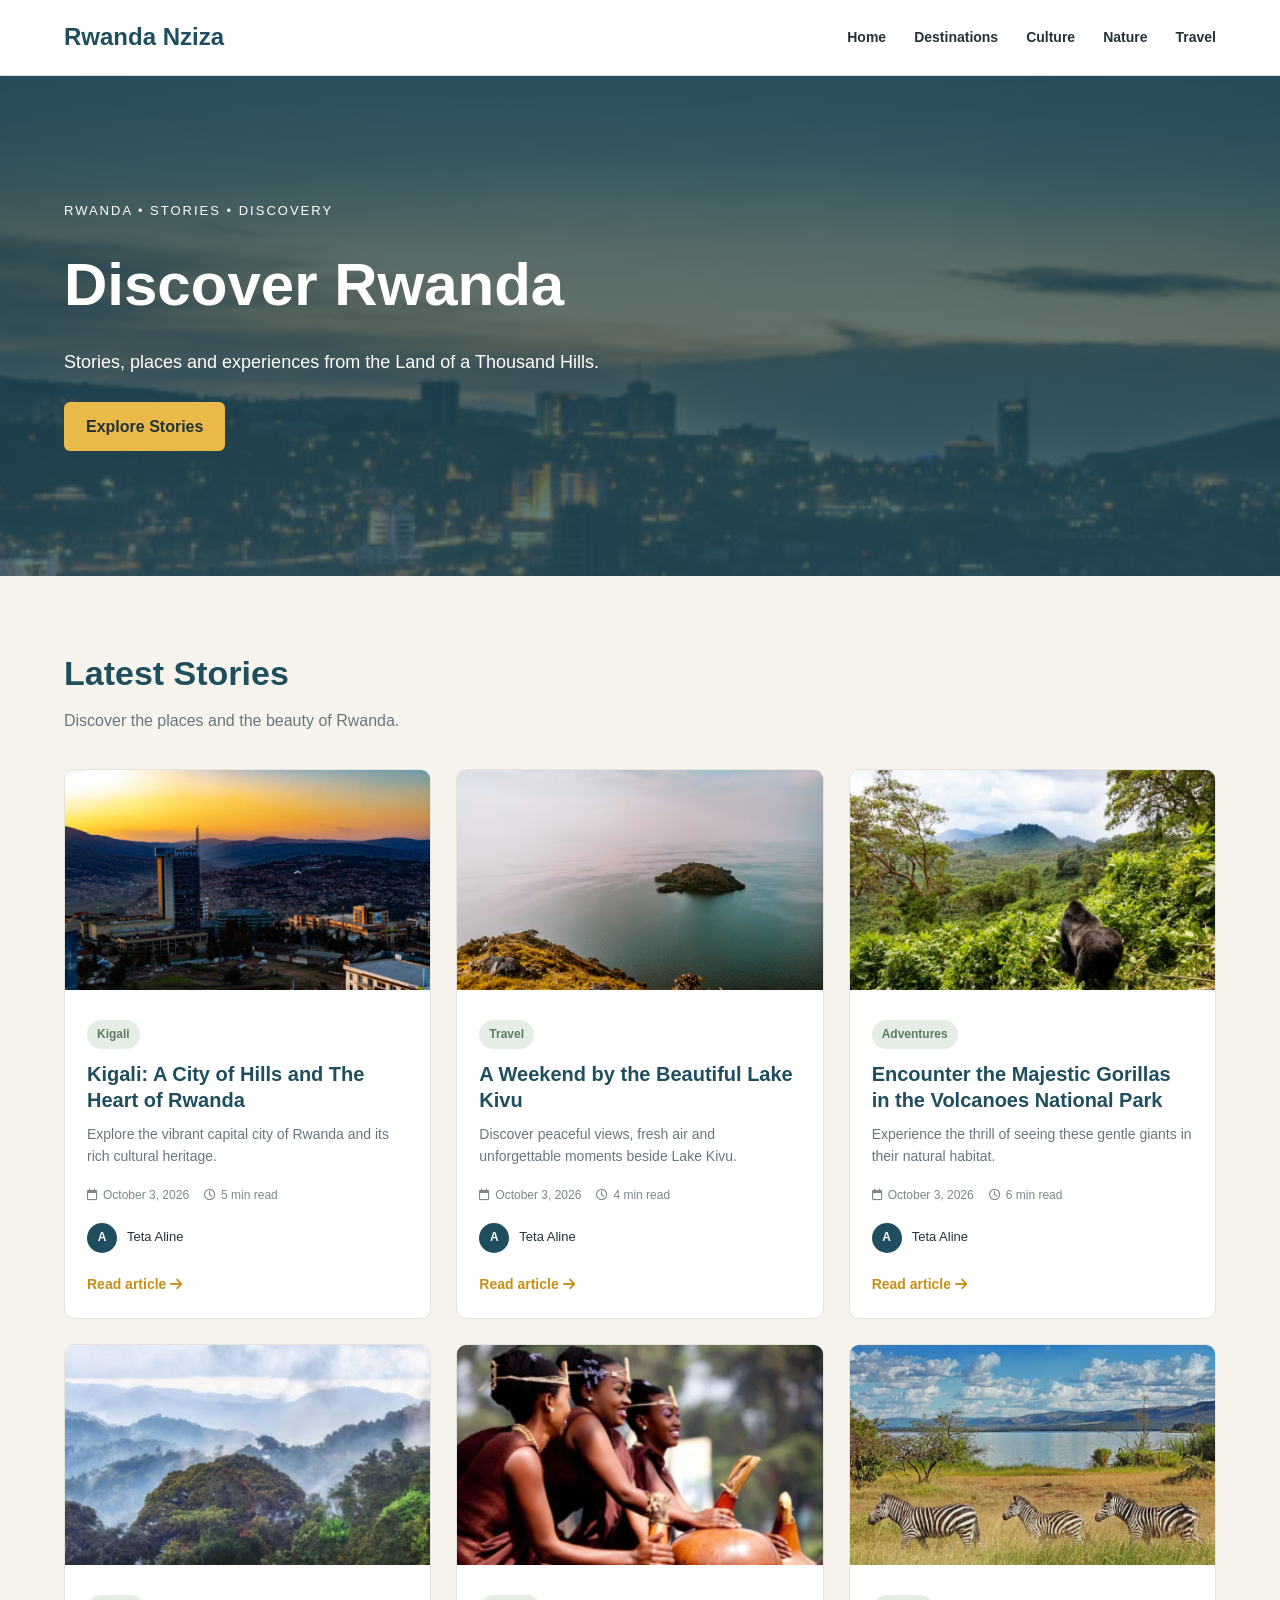
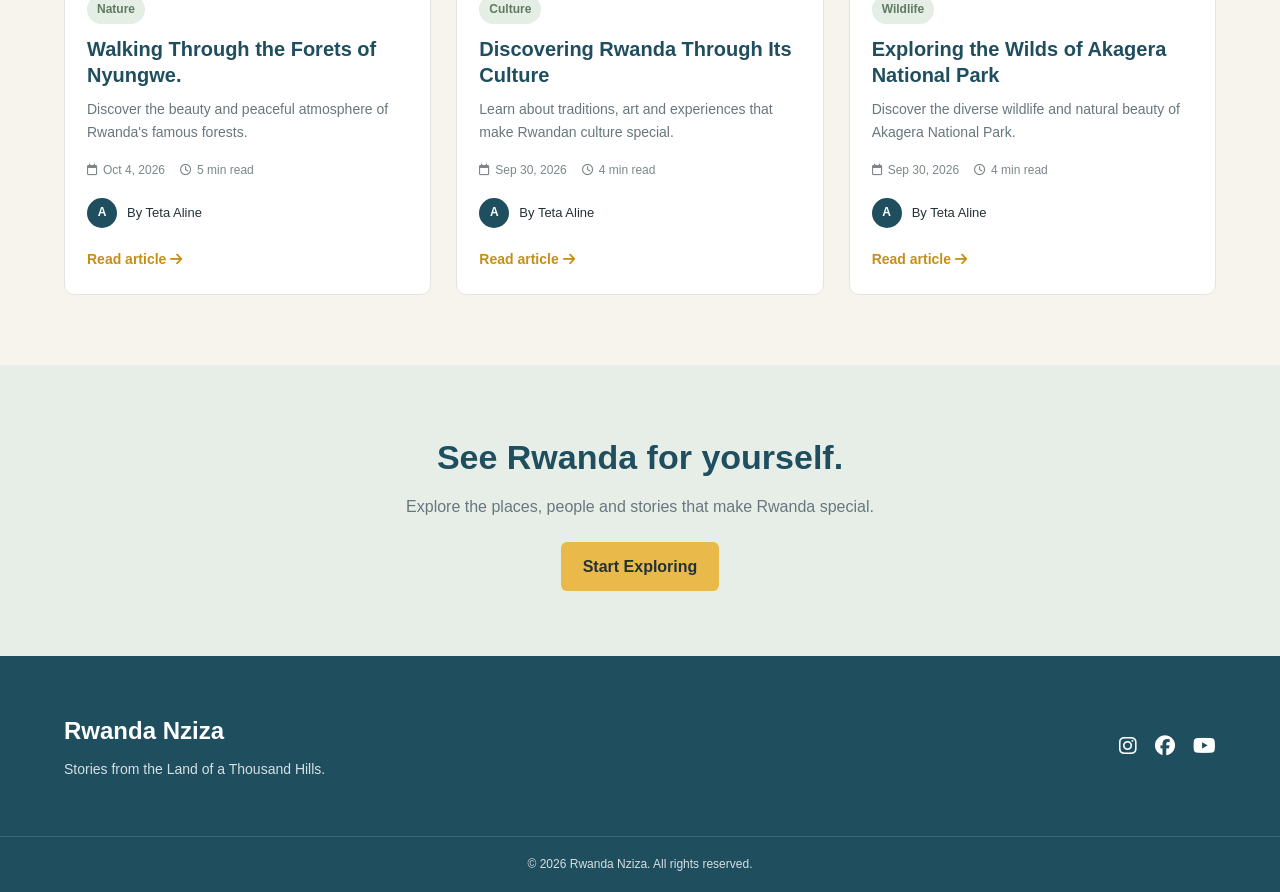
<file: index.html>
<!DOCTYPE html>
<html lang="en">

<head>
    <meta charset="UTF-8">
    <meta name="viewport" content="width=device-width, initial-scale=1.0">
    <title>Rwanda Nziza</title>
    <link rel="preconnect" href="https://fonts.googleapis.com">
    <link rel="preconnect" href="https://fonts.gstatic.com" crossorigin>
    <link href="https://fonts.googleapis.com/css2?family=Roboto:wght@300;400;500;700&display=swap" rel="stylesheet">
    <link rel="stylesheet" href="https://cdnjs.cloudflare.com/ajax/libs/font-awesome/6.5.2/css/all.min.css">
    <link rel="stylesheet" href="style.css">
</head>

<body>
    <header class="navbar">
        <div class="container nav-content">
            <a href="index.html" class="logo">Rwanda Nziza </a>

            <nav>
                <a href="index.html">Home</a>
                <a href="#destinations">Destinations</a>
                <a href="#culture">Culture</a>
                <a href="#nature">Nature</a>
                <a href="#travel">Travel</a>
            </nav>
        </div>
    </header>
    <main>
        <section class="hero">
            <div class="hero-content">
                <p class="hero-label">RWANDA • STORIES • DISCOVERY</p>
                <h1>Discover Rwanda</h1>
                <p>Stories, places and experiences from the Land of a Thousand Hills.</p>
                <a href="#posts" class="button">Explore Stories</a>
            </div>
        </section>
        <section class="posts container" id="posts">
            <div class="section-heading">
                <h2>Latest Stories</h2>
                <p>Discover the places and the beauty of Rwanda.</p>
            </div>
            <div class="post-grid">
                <article class="post-card" id="destinations">
                    <img src="images/Kigali.png" alt="View of The City of Kigali">

                    <div class="post-content">
                        <span class="tag">Kigali</span>
                        <h3>Kigali: A City of Hills and The Heart of Rwanda</h3>
                        <p>Explore the vibrant capital city of Rwanda and its rich cultural heritage.</p>

                        <div class="post-info">
                            <span><i class="fa-regular fa-calendar"></i> October 3, 2026</span>
                            <span><i class="fa-regular fa-clock"></i> 5 min read</span>

                        </div>
                        <div class="author">
                            <div class="avatar">A</div>
                            <span> Teta Aline</span>
                        </div>
                        <a href="article.html" class="read-more">
                            Read article <i class="fa-solid fa-arrow-right"></i>
                        </a>
                    </div>
                </article>

                <article class="post-card">
                    <img src="images/Lake-Kivu.png" alt="Beatiful Lake Kivu">
                    <div class="post-content">
                        <span class="tag">Travel</span>
                        <h3> A Weekend by the Beautiful Lake Kivu</h3>
                        <p> Discover peaceful views, fresh air and unforgettable moments beside Lake Kivu.</p>

                        <div class="post-info">
                            <span><i class="fa-regular fa-calendar"></i> October 3, 2026</span>
                            <span><i class="fa-regular fa-clock"></i> 4 min read</span>
                        </div>

                        <div class="author">
                            <div class="avatar">A</div>
                            <span> Teta Aline</span>
                        </div>

                        <a href="article.html" class="read-more">
                            Read article <i class="fa-solid fa-arrow-right"></i>
                        </a>
                    </div>
                </article>

                <article class="post-card">
                    <img src="images/VolcanoGorilla.png" alt="Gorillas in the Volcanoes national park">

                    <div class="post-content">
                        <span class="tag">Adventures</span>
                        <h3>Encounter the Majestic Gorillas in the Volcanoes National Park</h3>
                        <p>Experience the thrill of seeing these gentle giants in their natural habitat.</p>

                        <div class="post-info">
                            <span><i class="fa-regular fa-calendar"></i> October 3, 2026</span>
                            <span><i class="fa-regular fa-clock"></i> 6 min read</span>
                        </div>

                        <div class="author">
                            <div class="avatar">A</div>
                            <span> Teta Aline</span>
                        </div>

                        <a href="article.html" class="read-more">
                            Read article <i class="fa-solid fa-arrow-right"></i>
                        </a>
                    </div>
                </article>

                <article class="post-card" id="nature">
                    <img src="images/Nyungwe.png" alt="Nyungwe Forest in Rwanda">

                    <div class="post-content">
                        <span class="tag">Nature</span>
                        <h3>Walking Through the Forets of Nyungwe.</h3>
                        <p>Discover the beauty and peaceful atmosphere of Rwanda's famous forests.</p>


                        <div class="post-info">
                            <span><i class="fa-regular fa-calendar"></i> Oct 4, 2026</span>
                            <span><i class="fa-regular fa-clock"></i> 5 min read</span>
                        </div>

                        <div class="author">
                            <div class="avatar">A</div>
                            <span>By Teta Aline</span>
                        </div>

                        <a href="article.html" class="read-more">
                            Read article <i class="fa-solid fa-arrow-right"></i>
                        </a>
                    </div>
                </article>

                <article class="post-card" id="culture">
                    <img src="images/Culture.png" alt="Rwandan Traditional Dance">

                    <div class="post-content">
                        <span class="tag">Culture</span>
                        <h3>Discovering Rwanda Through Its Culture</h3>
                        <p>Learn about traditions, art and experiences that make Rwandan culture special.</p>

                        <div class="post-info">
                            <span><i class="fa-regular fa-calendar"></i> Sep 30, 2026</span>
                            <span><i class="fa-regular fa-clock"></i> 4 min read</span>
                        </div>

                        <div class="author">
                            <div class="avatar">A</div>
                            <span>By Teta Aline</span>
                        </div>

                        <a href="article.html" class="read-more">
                            Read article <i class="fa-solid fa-arrow-right"></i>
                        </a>
                    </div>
                </article>
                
                <article class="post-card" id="travel">
                    <img src="images/Akagera.png" alt="Rwandan cultural experience">

                    <div class="post-content">
                        <span class="tag">Wildlife</span>
                        <h3>Exploring the Wilds of Akagera National Park</h3>
                        <p>Discover the diverse wildlife and natural beauty of Akagera National Park.</p>

                        <div class="post-info">
                            <span><i class="fa-regular fa-calendar"></i> Sep 30, 2026</span>
                            <span><i class="fa-regular fa-clock"></i> 4 min read</span>
                        </div>

                        <div class="author">
                            <div class="avatar">A</div>
                            <span>By Teta Aline</span>
                        </div>

                        <a href="article.html" class="read-more">
                            Read article <i class="fa-solid fa-arrow-right"></i>
                        </a>
                    </div>
                </article>

            </div>
        </section>

        <section class="travel-banner">
            <div class="container">
                <h2>See Rwanda for yourself.</h2>
                <p>Explore the places, people and stories that make Rwanda special.</p>
                <a href="#posts" class="button">Start Exploring</a>
            </div>
        </section>



    </main>

    <footer>
        <div class="container footer-content">
            <div>
                <a href="index.html" class="logo">Rwanda Nziza</a>
                <p>Stories from the Land of a Thousand Hills.</p>
            </div>

            <div class="socials">
                <a href="#" aria-label="Instagram"><i class="fa-brands fa-instagram"></i></a>
                <a href="#" aria-label="Facebook"><i class="fa-brands fa-facebook"></i></a>
                <a href="#" aria-label="YouTube"><i class="fa-brands fa-youtube"></i></a>
            </div>
        </div>

        <div class="copyright">
            <p>© 2026 Rwanda Nziza. All rights reserved.</p>
        </div>
    </footer>

</body>

</html>
</file>
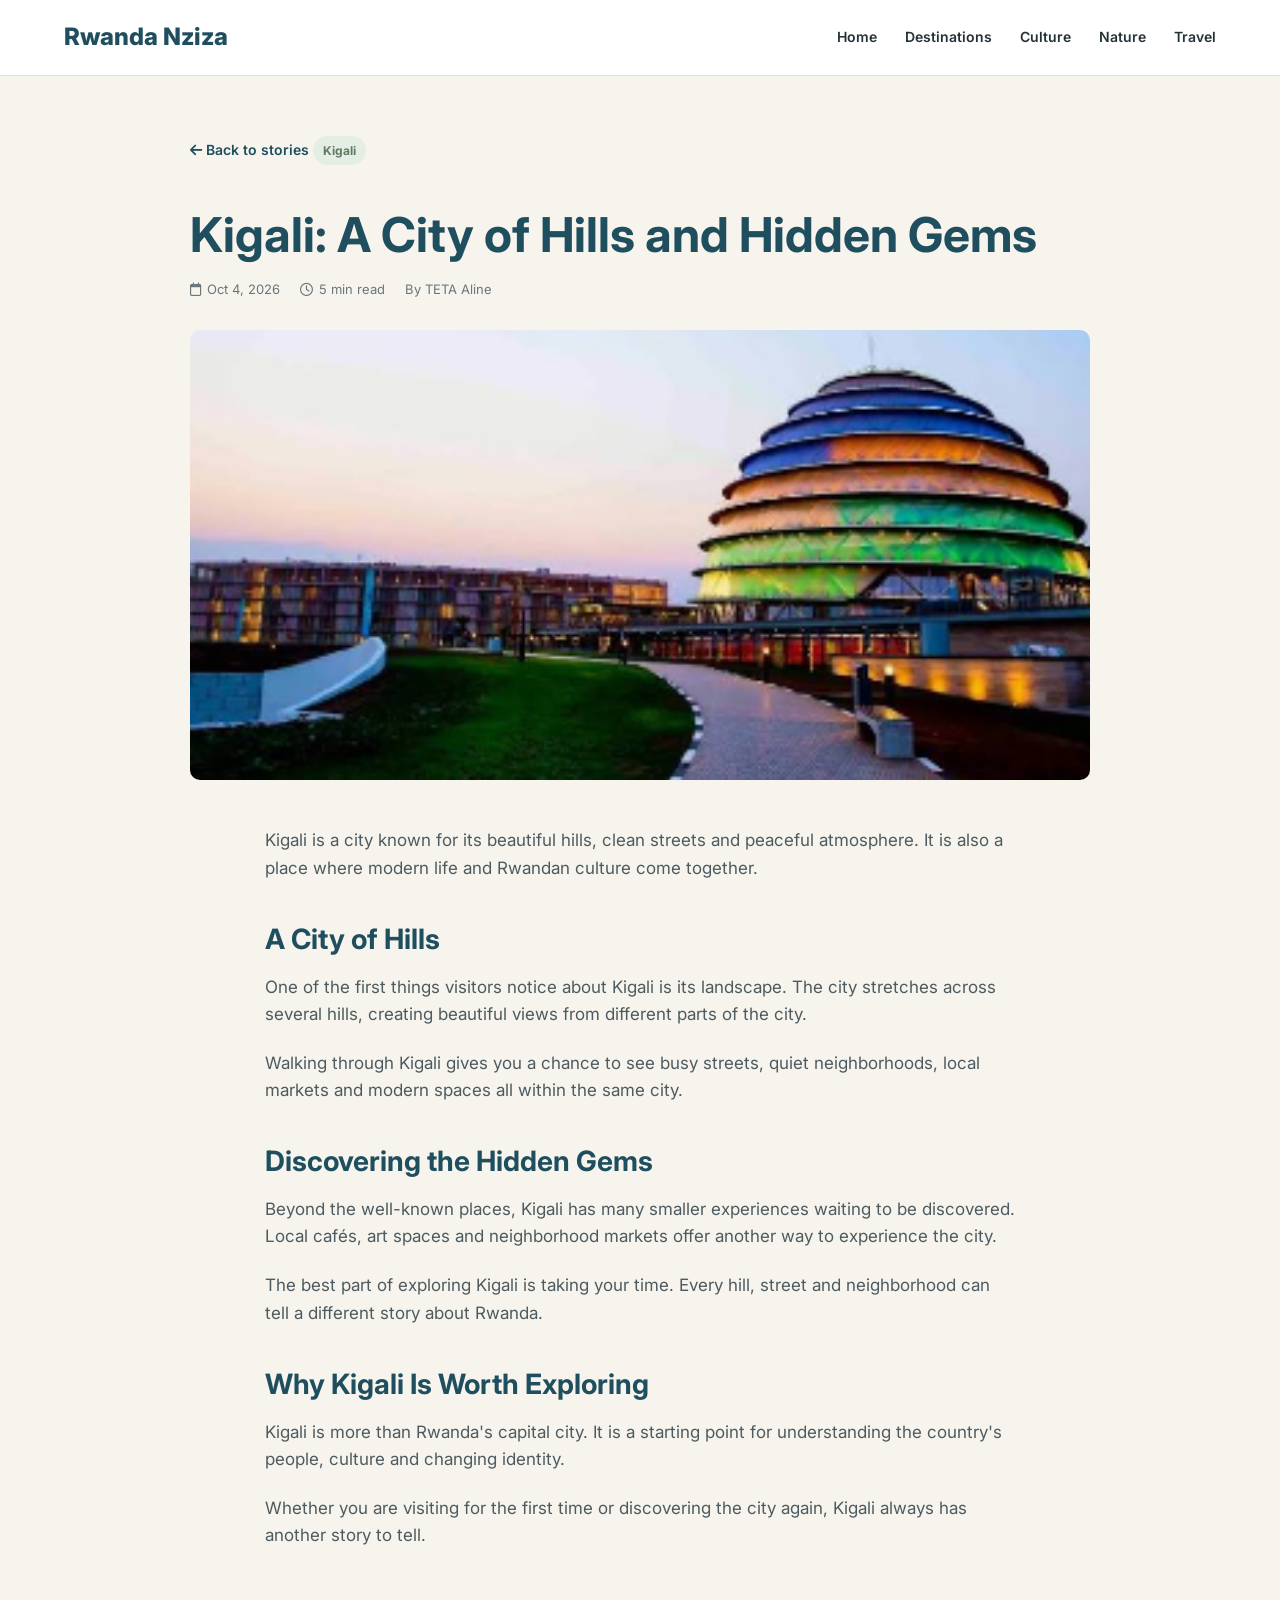
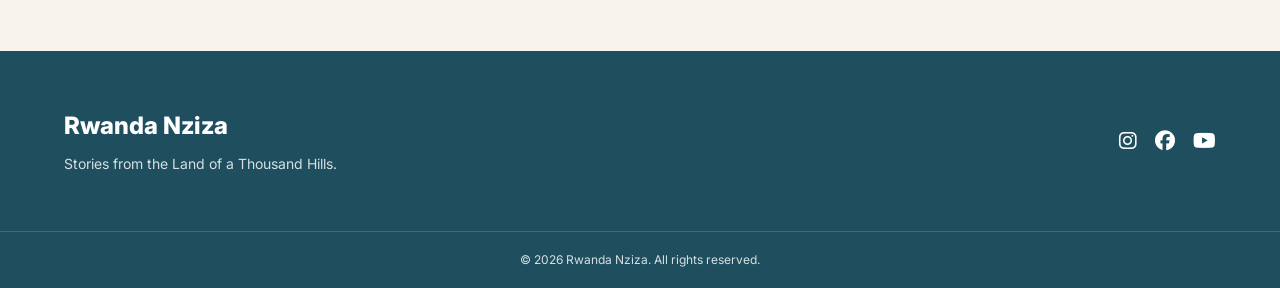
<file: article.html>
<!DOCTYPE html>
<html lang="en">

<head>
    <meta charset="UTF-8">
    <meta name="viewport" content="width=device-width, initial-scale=1.0">
    <title>Kigali: A City of Hills and The Heart of Rwanda</title>

    <link rel="preconnect" href="https://fonts.googleapis.com">
    <link rel="preconnect" href="https://fonts.gstatic.com" crossorigin>
    <link href="https://fonts.googleapis.com/css2?family=Inter:wght@400;500;600;700;800&display=swap" rel="stylesheet">

    <link rel="stylesheet" href="https://cdnjs.cloudflare.com/ajax/libs/font-awesome/6.5.2/css/all.min.css">

    <link rel="stylesheet" href="style.css">
</head>

<body>

    <header class="navbar">
        <div class="container nav-content">
            <a href="index.html" class="logo">Rwanda Nziza</a>

            <nav>
                <a href="index.html">Home</a>
                <a href="index.html#destinations">Destinations</a>
                <a href="index.html#culture">Culture</a>
                <a href="index.html#nature">Nature</a>
                <a href="index.html#travel">Travel</a>
            </nav>
        </div>
    </header>

    <main>
        <article class="full-article container">

            <a href="index.html" class="back-link">
                <i class="fa-solid fa-arrow-left"></i>
                Back to stories
            </a>

            <span class="tag">Kigali</span>

            <h1>Kigali: A City of Hills and Hidden Gems</h1>

            <div class="article-info">
                <span><i class="fa-regular fa-calendar"></i> Oct 4, 2026</span>
                <span><i class="fa-regular fa-clock"></i> 5 min read</span>
                <span>By TETA Aline</span>
            </div>

            <img src="images/Kigali5.png" alt="View of Kigali city" class="article-image">

            <div class="article-content">

                <p>
                    Kigali is a city known for its beautiful hills, clean streets
                    and peaceful atmosphere. It is also a place where modern life
                    and Rwandan culture come together.
                </p>

                <h2>A City of Hills</h2>

                <p>
                    One of the first things visitors notice about Kigali is its
                    landscape. The city stretches across several hills, creating
                    beautiful views from different parts of the city.
                </p>

                <p>
                    Walking through Kigali gives you a chance to see busy streets,
                    quiet neighborhoods, local markets and modern spaces all within
                    the same city.
                </p>

                <h2>Discovering the Hidden Gems</h2>

                <p>
                    Beyond the well-known places, Kigali has many smaller experiences
                    waiting to be discovered. Local cafés, art spaces and neighborhood
                    markets offer another way to experience the city.
                </p>

                <p>
                    The best part of exploring Kigali is taking your time. Every hill,
                    street and neighborhood can tell a different story about Rwanda.
                </p>

                <h2>Why Kigali Is Worth Exploring</h2>

                <p>
                    Kigali is more than Rwanda's capital city. It is a starting point
                    for understanding the country's people, culture and changing identity.
                </p>

                <p>
                    Whether you are visiting for the first time or discovering the city
                    again, Kigali always has another story to tell.
                </p>

            </div>
        </article>
    </main>

    <footer>
        <div class="container footer-content">
            <div>
                <a href="index.html" class="logo">Rwanda Nziza</a>
                <p>Stories from the Land of a Thousand Hills.</p>
            </div>

            <div class="socials">
                <a href="#" aria-label="Instagram"><i class="fa-brands fa-instagram"></i></a>
                <a href="#" aria-label="Facebook"><i class="fa-brands fa-facebook"></i></a>
                <a href="#" aria-label="YouTube"><i class="fa-brands fa-youtube"></i></a>
            </div>
        </div>

        <div class="copyright">
            <p>© 2026 Rwanda Nziza. All rights reserved.</p>
        </div>
    </footer>

</body>

</html>
</file>
<file: style.css>
* {
    margin: 0;
    padding: 0;
    box-sizing: border-box;
}

body {
    font-family: "Inter", sans-serif;
    background-color: #f7f4ed;
    color: #243238;
    line-height: 1.6;
}

.container {
    width: 90%;
    max-width: 1200px;
    margin: auto;
}

.navbar {
    background-color: #ffffff;
    border-bottom: 1px solid #e2e0d9;
    position: sticky;
    top: 0;
    z-index: 10;
}

.nav-content {
    min-height: 75px;
    display: flex;
    justify-content: space-between;
    align-items: center;
}

.logo {
    color: #1f4e5f;
    text-decoration: none;
    font-size: 24px;
    font-weight: 800;
}

nav {
    display: flex;
    gap: 28px;
}

nav a {
    color: #243238;
    text-decoration: none;
    font-size: 14px;
    font-weight: 600;
}

nav a:hover {
    color: #e9b949;
}

/* HERO */

.hero {
    min-height: 500px;
    background-image:
        linear-gradient(
            rgba(31, 78, 95, 0.70),
            rgba(31, 78, 95, 0.70)
        ),
        url("images/Kigali2.png");

    background-size: cover;
    background-position: center;

    display: flex;
    align-items: center;
}

.hero-content {
    width: 90%;
    max-width: 1200px;
    margin: auto;
    color: white;
}

.hero-label {
    font-size: 13px;
    letter-spacing: 2px;
    margin-bottom: 15px;
}

.hero h1 {
    font-size: 60px;
    margin-bottom: 15px;
}

.hero-content > p:not(.hero-label) {
    max-width: 550px;
    font-size: 18px;
    margin-bottom: 25px;
}

.button {
    display: inline-block;
    background-color: #e9b949;
    color: #243238;
    padding: 12px 22px;
    border-radius: 6px;
    text-decoration: none;
    font-weight: 700;
}

.button:hover {
    background-color: #d9a832;
}

/* POSTS */

.posts {
    padding-top: 70px;
    padding-bottom: 70px;
}

.section-heading {
    margin-bottom: 35px;
}

.section-heading h2 {
    color: #1f4e5f;
    font-size: 34px;
    margin-bottom: 8px;
}

.section-heading p {
    color: #68777d;
}

.post-grid {
    display: grid;
    grid-template-columns: repeat(3, 1fr);
    gap: 25px;
}

.post-card {
    background-color: white;
    border-radius: 10px;
    overflow: hidden;
    border: 1px solid #e5e3dd;
    transition: transform 0.3s ease, box-shadow 0.3s ease;
}

.post-card:hover {
    transform: translateY(-5px);
    box-shadow: 0 10px 25px rgba(36, 50, 56, 0.12);
}

.post-card img {
    width: 100%;
    height: 220px;
    object-fit: cover;
}

.post-content {
    padding: 22px;
}

.tag {
    display: inline-block;
    background-color: #e4eee5;
    color: #5f7a61;
    padding: 5px 10px;
    border-radius: 20px;
    font-size: 12px;
    font-weight: 700;
    margin-bottom: 12px;
}

.post-content h3 {
    color: #1f4e5f;
    font-size: 20px;
    line-height: 1.3;
    margin-bottom: 10px;
}

.post-content p {
    color: #68777d;
    font-size: 14px;
    margin-bottom: 18px;
}

.post-info {
    display: flex;
    gap: 15px;
    color: #7b878b;
    font-size: 12px;
    margin-bottom: 18px;
}

.post-info span {
    display: flex;
    align-items: center;
    gap: 5px;
}

.author {
    display: flex;
    align-items: center;
    gap: 10px;
    font-size: 13px;
    margin-bottom: 18px;
}

.avatar {
    width: 30px;
    height: 30px;
    border-radius: 50%;
    background-color: #1f4e5f;
    color: white;

    display: flex;
    align-items: center;
    justify-content: center;

    font-size: 12px;
    font-weight: 700;
}

.read-more {
    color: #c58f17;
    text-decoration: none;
    font-size: 14px;
    font-weight: 700;
}

.read-more:hover {
    color: #1f4e5f;
}

/* BANNER */

.travel-banner {
    background-color: #e7eee8;
    text-align: center;
    padding: 65px 20px;
}

.travel-banner h2 {
    color: #1f4e5f;
    font-size: 34px;
    margin-bottom: 10px;
}

.travel-banner p {
    color: #68777d;
    margin-bottom: 22px;
}

/* FOOTER */

footer {
    background-color: #1f4e5f;
    color: white;
}

.footer-content {
    min-height: 180px;

    display: flex;
    justify-content: space-between;
    align-items: center;
}

.footer-content .logo {
    color: white;
}

.footer-content p {
    color: #d6e0e2;
    font-size: 14px;
    margin-top: 8px;
}

.socials {
    display: flex;
    gap: 18px;
}

.socials a {
    color: white;
    font-size: 20px;
}

.socials a:hover {
    color: #e9b949;
}

.copyright {
    border-top: 1px solid rgba(255, 255, 255, 0.15);
    text-align: center;
    padding: 18px;
}

.copyright p {
    color: #d6e0e2;
    font-size: 12px;
}

/* ARTICLE PAGE */

.full-article {
    padding-top: 60px;
    padding-bottom: 80px;
    max-width: 900px;
}

.back-link {
    display: inline-block;
    color: #1f4e5f;
    text-decoration: none;
    font-size: 14px;
    font-weight: 600;
    margin-bottom: 30px;
}

.back-link:hover {
    color: #e9b949;
}

.full-article > h1 {
    color: #1f4e5f;
    font-size: 48px;
    line-height: 1.2;
    margin: 15px 0;
}

.article-info {
    display: flex;
    gap: 20px;
    color: #68777d;
    font-size: 13px;
    margin-bottom: 30px;
}

.article-info span {
    display: flex;
    align-items: center;
    gap: 6px;
}

.article-image {
    width: 100%;
    height: 450px;
    object-fit: cover;
    border-radius: 10px;
    margin-bottom: 40px;
}

.article-content {
    max-width: 750px;
    margin: auto;
}

.article-content p {
    color: #4d5b60;
    font-size: 17px;
    margin-bottom: 22px;
}

.article-content h2 {
    color: #1f4e5f;
    font-size: 28px;
    margin-top: 35px;
    margin-bottom: 12px;
}

/* RESPONSIVE DESIGN */

@media (max-width: 900px) {
    .post-grid {
        grid-template-columns: repeat(2, 1fr);
    }

    .hero h1 {
        font-size: 48px;
    }
}

@media (max-width: 600px) {
    .nav-content {
        flex-direction: column;
        gap: 15px;
        padding: 18px 0;
    }

    nav {
        gap: 15px;
        flex-wrap: wrap;
        justify-content: center;
    }

    .hero {
        min-height: 450px;
    }

    .hero h1 {
        font-size: 38px;
    }

    .post-grid {
        grid-template-columns: 1fr;
    }

    .footer-content {
        flex-direction: column;
        text-align: center;
        gap: 25px;
        padding: 35px 0;
    }

    .full-article > h1 {
        font-size: 36px;
    }

    .article-image {
        height: 300px;
    }

    .article-info {
        flex-direction: column;
        gap: 8px;
    }
}
</file>
